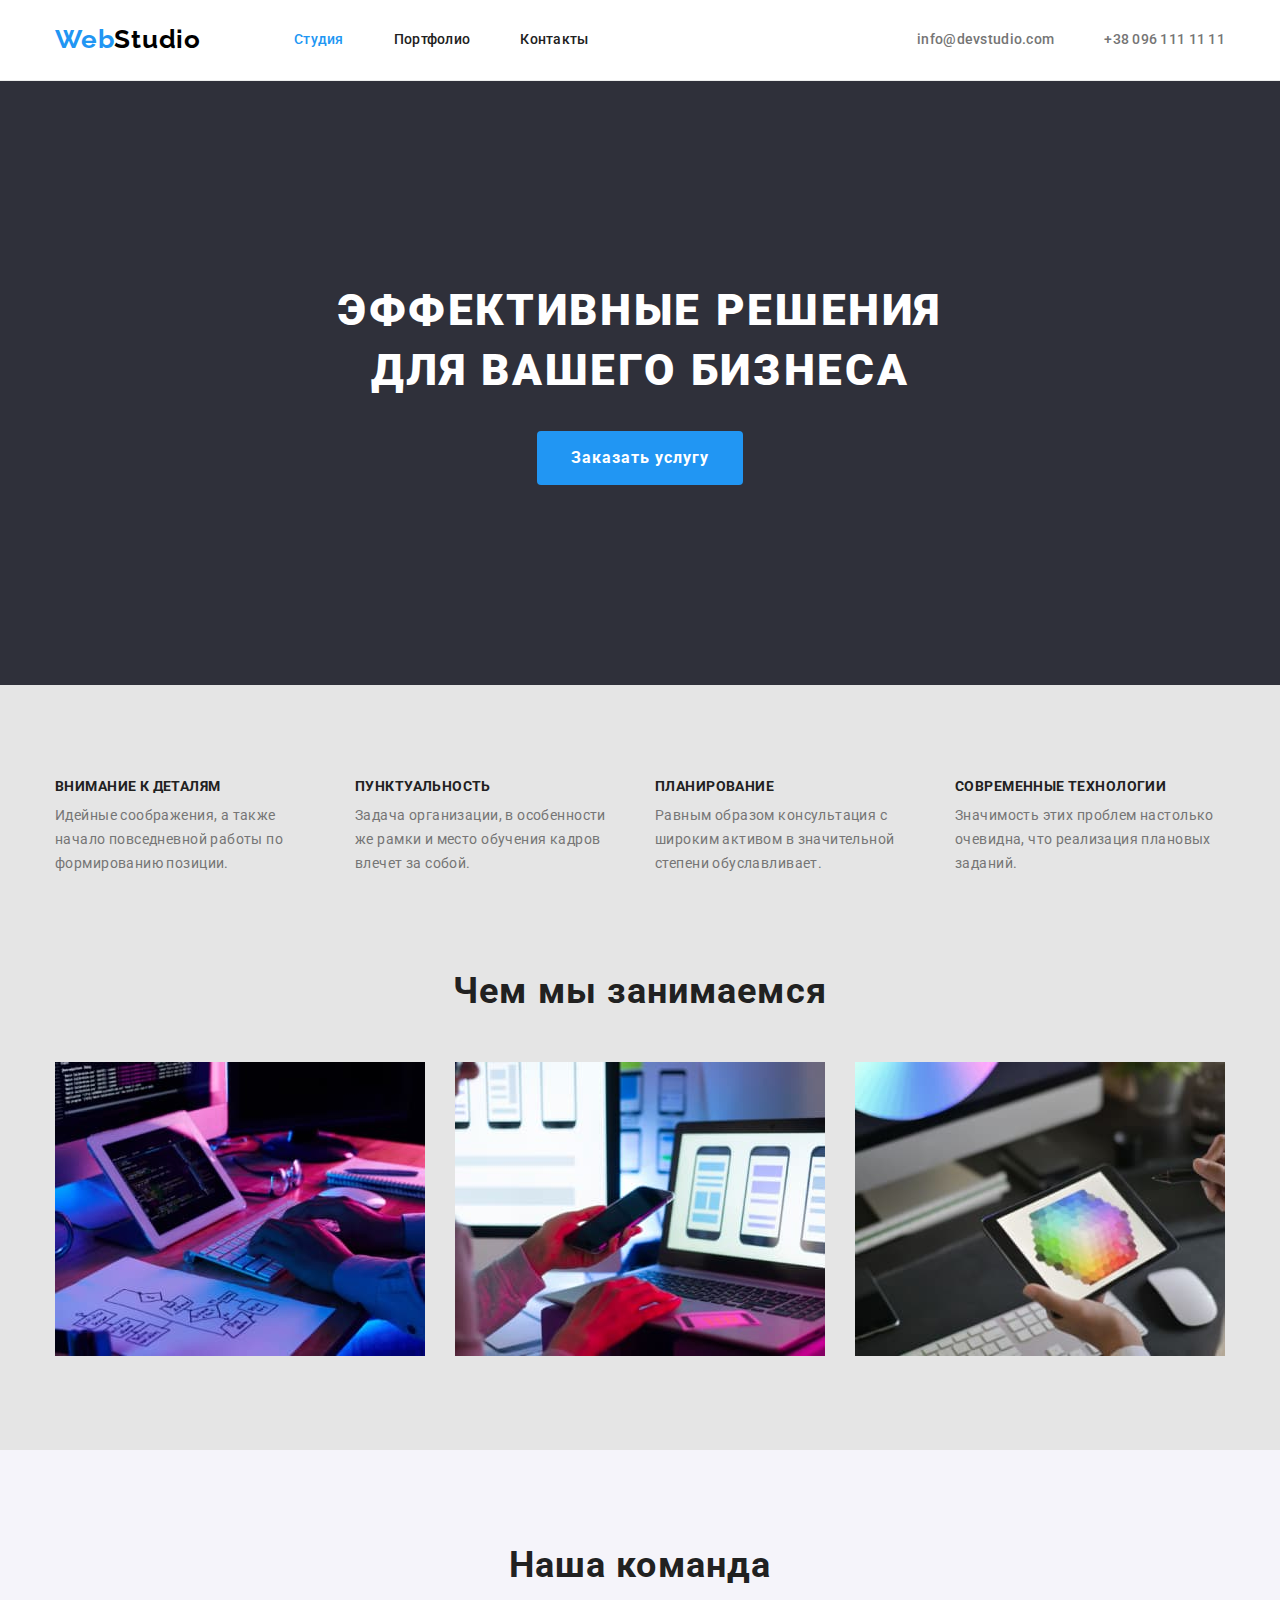
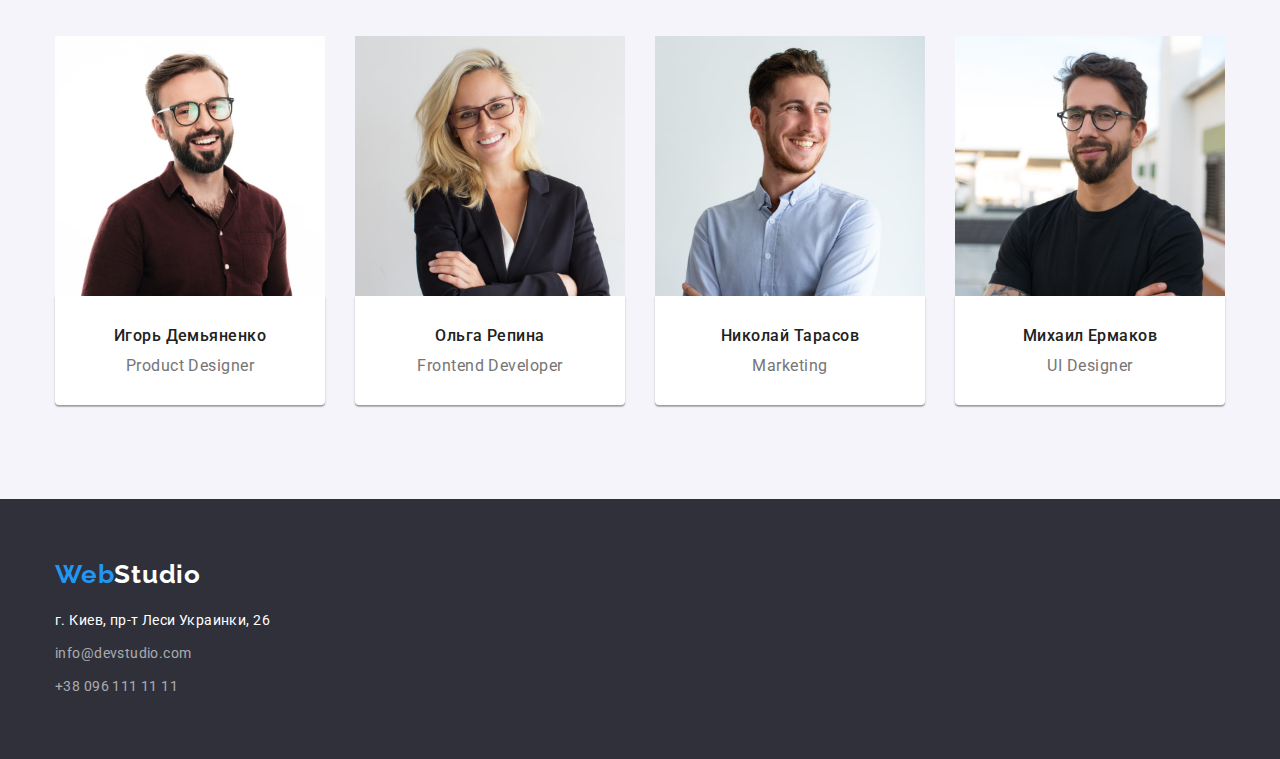
<file: index.html>
<!DOCTYPE html>
<html lang="ru">

<head>
    <meta charset="UTF-8">
    <meta http-equiv="X-UA-Compatible" content="IE=edge">
    <meta name="viewport" content="width=device-width, initial-scale=1.0">
    <title>Студия</title>
    <link
        href="https://fonts.googleapis.com/css2?family=Raleway:wght@700&family=Roboto:wght@400;500;700;900&display=swap"
        rel="stylesheet">
    <link rel="stylesheet"
        href="https://cdnjs.cloudflare.com/ajax/libs/modern-normalize/1.0.0/modern-normalize.min.css" />
    <link rel="stylesheet" href="./css/styles.css">
</head>

<body>
    <header class="header">
        <div class="container main-nav">

            <a href="./index.html" class="logo"><span class="logo-first-part">Web</span><span
                    class="logo-second-part">Studio</span></a>
            <nav>
            <ul class="nav-list">
                <li class="nav-item"><a href="./index.html" class="nav-link current">Студия</a></li>
                <li class="nav-item"><a href="./portfolio.html" class="nav-link">Портфолио</a></li>
                <li class="nav-item"><a href="" class="nav-link">Контакты</a></li>
            </ul>
            </nav>
        <ul class="nav-list contacts">
            <li class="nav-item"><a href="mailto:info@devstudio.com" class="nav-contact">info@devstudio.com</a></li>
            <li class="nav-item"><a href="tel:+380961111111" class="nav-contact">+38 096 111 11 11</a></li>
        </ul>
        </div>
    </header>
    <main>
        <!-- Hero -->
        
            <section class="hero">
                <div class="hero-center">
                    <h1 class="hero-title">Эффективные решения для вашего бизнеса</h1>
                    <button type="button" class="hero-button">Заказать услугу</button>
                </div>
            </section>
        

        <!-- Vantages -->
        <section class="section vantages">
            <div class="container">
                <ul class="vantages-list">
                <li class="vantages-item">
                    <h3 class="vantages-title">Внимание к деталям</h3>
                    <p class="vantages-text">Идейные соображения, а также начало повседневной работы по формированию
                        позиции.</p>
                </li>
            
            
                <li class="vantages-item">
                    <h3 class="vantages-title">Пунктуальность</h3>
                    <p class="vantages-text">Задача организации, в особенности же рамки и место обучения кадров влечет
                        за собой.</p>
                </li>
            
            
                <li class="vantages-item">
                    <h3 class="vantages-title">Планирование</h3>
                    <p class="vantages-text">Равным образом консультация с широким активом в значительной степени
                        обуславливает.</p>
                </li>
            
            
                <li class="vantages-item">
                    <h3 class="vantages-title">Современные технологии</h3>
                    <p class="vantages-text">Значимость этих проблем настолько очевидна, что реализация плановых
                        заданий.</p>
                </li>
            </ul>
        </div>
        </section>

        <!-- Work -->
        <section class="section work">
            <div class="container"> <h2 class="section-title">Чем мы занимаемся</h2>
            <ul class="work-list">
                <li class="work-item"><a href=""><img src="./images/images-studio/pc-work.jpg" alt="Ноутбук" width="370"></a></li>
                <li class="work-item"><a href=""><img src="./images/images-studio/pc-tel.jpg" alt="Телефон и ноутбук" width="370"></a></li>
                <li class="work-item"><a href=""><img src="./images/images-studio/tablet.jpg" alt="Планшет" width="370"></a></li>
            </ul>
        </div>
        </section>
        <!-- Staff -->
        <section class="section staff">
            <div class="container">
            <h2 class="section-title">Наша команда</h2>
            <ul class="staff-list">
                <li class="staff-item">
                    <a href="">
                        <img src="./images/images-studio/igor.jpg" alt="Игорь Демьяненко" width="270">
                        <div class="staff-card"><h3 class="staff-title">Игорь Демьяненко</h3>
                        <p class="staff-text">Product Designer</p></div> 
                    </a>
                </li>
                <li class="staff-item">
                    <a href="">
                        <img src="./images/images-studio/olga.jpg" alt="Ольга Репина" width="270">
                        <div class="staff-card"><h3 class="staff-title">Ольга Репина</h3>
                        <p class="staff-text">Frontend Developer</p></div>
                    </a>
                </li>
                <li class="staff-item">
                    <a href="">
                        <img src="./images/images-studio/nikolai.jpg" alt="Николай Тарасов" width="270">
                        <div class="staff-card"><h3 class="staff-title">Николай Тарасов</h3>
                        <p class="staff-text">Marketing</p></div>
                    </a>
                </li>
                <li class="staff-item">
                    <a href="">
                        <img src="./images/images-studio/michail.jpg" alt="Михаил Ермаков" width="270">
                        <div class="staff-card"><h3 class="staff-title">Михаил Ермаков</h3>
                        <p class="staff-text">UI Designer</p></div>
                    </a>
                </li>
            </ul>
        </div>
        </section>
    </main>
    <footer class="footer">
        <div class="container">
            <a href="./index.html" class="logo"><span class="logo-first-part">Web</span><span
                class="logo-second-part">Studio</span></a>
        <address class="address">
            <ul>
                <li class="address-item"><a href="https://goo.gl/maps/8iDmMAJ8y4oJ4TSS6" class="address-map">г. Киев, пр-т Леси Украинки, 26</a></li>
                <li class="address-item"><a href="mailto:info@devstudio.com" class="address-contact">info@devstudio.com</a></li>
                <li class="address-item"><a href="tel:+380961111111" class="address-contact">+38 096 111 11 11</a></li>
            </ul>
        
        </address>
    </div>
    </footer>
</body>

</html>
</file>
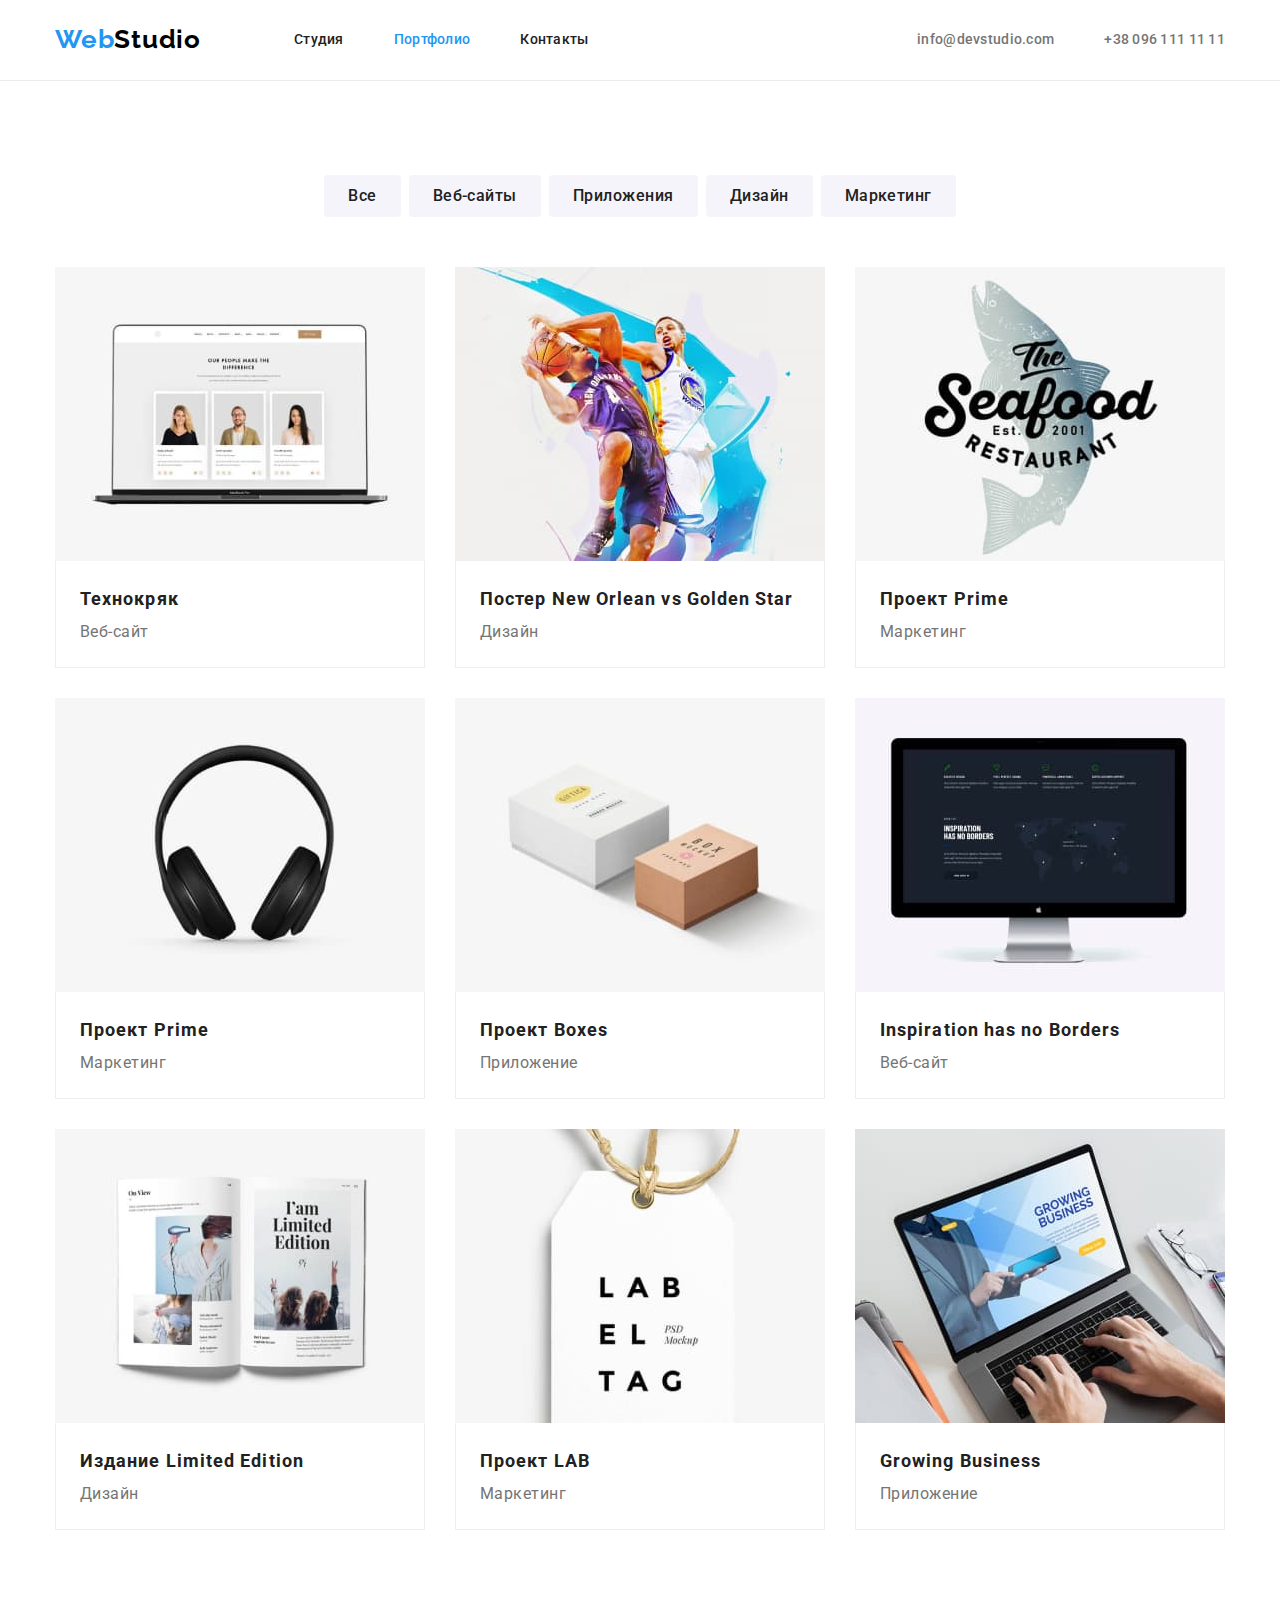
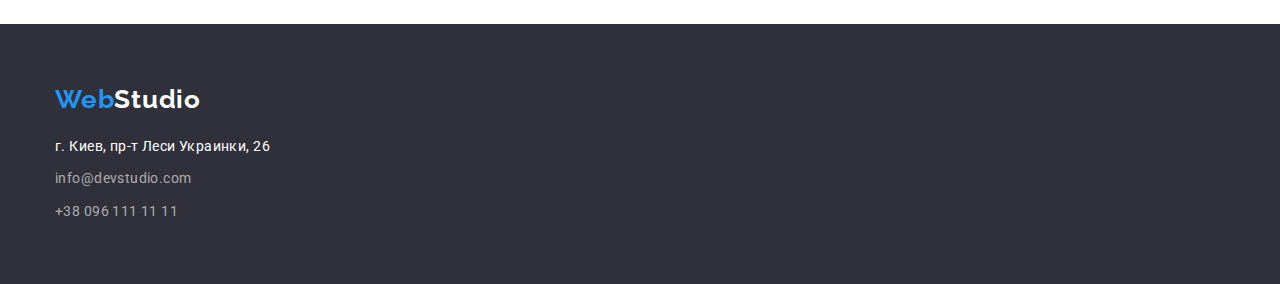
<file: portfolio.html>
<!DOCTYPE html>
<html lang="ru">

<head>
    <meta charset="UTF-8">
    <meta http-equiv="X-UA-Compatible" content="IE=edge">
    <meta name="viewport" content="width=device-width, initial-scale=1.0">
    <title>Портфолио</title>
    <link
        href="https://fonts.googleapis.com/css2?family=Raleway:wght@700&family=Roboto:wght@400;500;700;900&display=swap"
        rel="stylesheet">
    <link rel="stylesheet"
        href="https://cdnjs.cloudflare.com/ajax/libs/modern-normalize/1.0.0/modern-normalize.min.css" />
    <link rel="stylesheet" href="./css/styles.css">
</head>

<body>
    <header class="header">
        <div class="container main-nav">
    
            <a href="./index.html" class="logo"><span class="logo-first-part">Web</span><span
                    class="logo-second-part">Studio</span></a>
            <nav>
                <ul class="nav-list">
                    <li class="nav-item"><a href="./index.html" class="nav-link ">Студия</a></li>
                    <li class="nav-item"><a href="./portfolio.html" class="nav-link current">Портфолио</a></li>
                    <li class="nav-item"><a href="" class="nav-link">Контакты</a></li>
                </ul>
            </nav>
            <ul class="nav-list contacts">
                <li class="nav-item"><a href="mailto:info@devstudio.com" class="nav-contact">info@devstudio.com</a></li>
                <li class="nav-item"><a href="tel:+380961111111" class="nav-contact">+38 096 111 11 11</a></li>
            </ul>
        </div>
    </header>
    <main>
        <section class="section">
            <div class="container">
            
             <ul class="filter">
                <li class="filter-item"><button class="filter-button">Все</button></li>
                <li class="filter-item"><button class="filter-button">Веб-сайты</button></li>
                <li class="filter-item"><button class="filter-button">Приложения</button></li>
                <li class="filter-item"><button class="filter-button">Дизайн</button></li>
                <li class="filter-item"><button class="filter-button">Маркетинг</button></li>
            </ul>
            
            <ul class="gallery">
                <li class="gallery-item">
                    <a href="" >
                        <img src="./images/pc.jpg" alt="Ноутбук" width="370">
                        <div class="card">
                            <h2 class="work-title">Технокряк</h2>
                        <p class="work-text">Веб-сайт</p>
                        </div>
                        
                    </a>
                </li>
                <li class="gallery-item">
                    <a href="">
                        <img src="./images/basketball.jpg" alt="Баскетбол" width="370">
                        <div class="card"><h2 class="work-title">Постер New Orlean vs Golden Star</h2>
                        <p class="work-text">Дизайн</p></div>
                    </a>
                </li>
                <li class="gallery-item">
                    <a href="">
                        <img src="./images/seafood.jpg" alt="Рыба" width="370">
                        <div class="card">
                            <h2 class="work-title">Проект Prime</h2>
                            <p class="work-text">Маркетинг</p>
                        </div>
                    </a>
                </li>
                <li class="gallery-item">
                    <a href="">
                        <img src="./images/headphones.jpg" alt="Наушники" width="370">
                        <div class="card"><h2 class="work-title">Проект Prime</h2>
                        <p class="work-text">Маркетинг</p></div>
                    </a>
                </li>
                <li class="gallery-item">
                    <a href="">
                        <img src="./images/boxes.jpg" alt="Коробки" width="370">
                        <div class="card"><h2 class="work-title">Проект Boxes</h2>
                        <p class="work-text">Приложение</p></div>
                    </a>
                </li>
                <li class="gallery-item">
                    <a href="">
                        <img src="./images/monitor.jpg" alt="Монитор" width="370">
                        <div class="card"><h2 class="work-title">Inspiration has no Borders</h2>
                        <p class="work-text">Веб-сайт</p></div>
                    </a>
                </li>
                <li class="gallery-item">
                    <a href="">
                        <img src="./images/magazine.jpg" alt="Журнал" width="370">
                        <div class="card"><h2 class="work-title">Издание Limited Edition</h2>
                        <p class="work-text">Дизайн</p></div>
                    </a>
                </li>
                <li class="gallery-item">
                    <a href="">
                        <img src="./images/label.jpg" alt="Лейбл" width="370">
                        <div class="card"><h2 class="work-title">Проект LAB</h2>
                        <p class="work-text">Маркетинг</p></div>
                    </a>
                </li>
                <li class="gallery-item">
                    <a href="">
                        <img src="./images/work.jpg" alt="Клавиатура" width="370">
                        <div class="card"><h2 class="work-title">Growing Business</h2>
                        <p class="work-text">Приложение</p></div>
                    </a>
                </li>
            </ul>
            </div>
        </section>
    </main>
    <footer class="footer">
        <div class="container">
            <a href="./index.html" class="logo"><span class="logo-first-part">Web</span><span
                    class="logo-second-part">Studio</span></a>
            <address class="address">
                <ul>
                    <li class="address-item"><a href="https://goo.gl/maps/8iDmMAJ8y4oJ4TSS6" class="address-map">г. Киев,
                            пр-т Леси Украинки, 26</a></li>
                    <li class="address-item"><a href="mailto:info@devstudio.com"
                            class="address-contact">info@devstudio.com</a></li>
                    <li class="address-item"><a href="tel:+380961111111" class="address-contact">+38 096 111 11 11</a></li>
                </ul>
    
            </address>
        </div>
    </footer>
</body>

</html>
</file>
<file: css/styles.css>
/* 

main-title-color #212121
main-text-color #757575
accent-color #2196F3 
trasparent-white-color rgba(255, 255, 255, 0.6)
main-white-color #FFFFFF
primary-bg-color #E5E5E5
secondary-bg-color #F5F4FA 
tertiary-bg-color #2F303A
secondary-logo-color #000000
*/

:root {
  --main-title-color: #212121;
  --main-text-color: #757575;
  --accent-color: #2196f3;
  --trasparent-white-color: rgba(255, 255, 255, 0.6);
  --main-white-color: #ffffff;
  --primary-bg-color: #e5e5e5;
  --secondary-bg-color: #f5f4fa;
  --secondary-logo-color: #000000;
  --tertiary-bg-color: #2f303a;
}

body {
  color: var(--main-text-color);
  font-family: Roboto, sans-serif;
}
h2,
h3 {
  color: var(--main-title-color);
}
ul {
  list-style: none;
}
h1,
h2,
h3,
h4,
h5,
h6,
ul,
p {
  margin: 0;
  padding: 0;
}
a {
  text-decoration: none;
}
img {
  display: block;
}
/* Header */
.logo {
  margin-right: 93px;
  font-family: Raleway, sans-serif;

  font-weight: 700;
  font-size: 26px;
  line-height: 1.19;
  letter-spacing: 0.03em;
}
.logo-first-part {
  color: var(--accent-color);
}
.logo-second-part {
  color: var(--secondary-logo-color);
}
.nav-link {
  color: var(--main-title-color);

  font-weight: 500;
  font-size: 14px;
  line-height: 1.14;
  letter-spacing: 0.02em;
}
.nav-link:hover,
.nav-link:focus,
.current {
  color: var(--accent-color);
}
.nav-item + .nav-item {
  margin-left: 50px;
}

.nav-contact {
  color: var(--main-text-color);

  font-weight: 500;
  font-size: 14px;
  line-height: 1.14;
  letter-spacing: 0.02em;
}
.nav-contact:hover,
.nav-contactç:focus {
  color: var(--accent-color);
}
.nav-list {
  display: flex;
}
.nav-list.contacts {
  margin-left: auto;
}

.container {
  width: 1200px;
  padding-left: 15px;
  padding-right: 15px;
  margin-left: auto;
  margin-right: auto;
  /* outline: 2px solid tomato; */
}
.main-nav {
  display: flex;
  align-items: center;
  background-color: var(--main-white-color);
}
.header {
  padding-top: 24px;
  padding-bottom: 25px;
  border-bottom: 1px solid #ececec;
}

/* Main */
.hero {
  background-color: var(--tertiary-bg-color);
  padding-top: 200px;
  padding-bottom: 200px;
  text-align: center;
}
.hero-center {
  display: inline-block;
  width: 696px;
}
.hero-title {
  margin-bottom: 30px;
  font-weight: 900;
  font-size: 44px;
  line-height: 1.36;
  letter-spacing: 0.06em;
  text-transform: uppercase;
  color: var(--main-white-color);
}
.hero-button {
  display: inline-block;
  padding: 10px 32px;
  border-radius: 4px;
  border-color: transparent;
  min-width: 200px;
  margin-left: auto;
  margin-right: auto;
  color: var(--main-white-color);
  background-color: var(--accent-color);
  font-weight: 700;
  font-size: 16px;
  line-height: 1.87;
  letter-spacing: 0.06em;
  cursor: pointer;
}
.section {
  padding-top: 94px;
  padding-bottom: 94px;
  /* outline: 2px solid green; */
}
.section.work {
  padding-top: 0;
}
.section.vantages,
.section.work {
  background-color: var(--primary-bg-color);
}
.section.staff {
  background-color: var(--secondary-bg-color);
}
.vantages-list,
.work-list,
.staff-list {
  display: flex;
}
.vantages-item + .vantages-item,
.work-item + .work-item,
.staff-item + .staff-item {
  margin-left: 30px;
}
.vantages-item {
  width: 270px;
}
.vantages-title {
  margin-bottom: 10px;
  font-weight: 700;
  font-size: 14px;
  line-height: 1.14;
  letter-spacing: 0.03em;
  text-transform: uppercase;
}
.vantages-text {
  font-size: 14px;
  line-height: 1.71;
  letter-spacing: 0.03em;
}
.section-title {
  text-align: center;
  margin-bottom: 50px;
  font-weight: 700;
  font-size: 36px;
  line-height: 1.17;
  letter-spacing: 0.03em;
}
.staff-title {
  margin-bottom: 10px;
  font-weight: 500;
  font-size: 16px;
  line-height: 1.19;
  letter-spacing: 0.03em;
  text-align: center;
}
.staff-text {
  color: var(--main-text-color);
  font-size: 16px;
  line-height: 1.19;
  letter-spacing: 0.03em;
  text-align: center;
}
.staff-card {
  padding-top: 30px;
  padding-bottom: 30px;
  background-color: var(--main-white-color);
  border-bottom-left-radius: 4px;
  border-bottom-right-radius: 4px;
  box-shadow: 0px 1px 3px 0px rgba(0, 0, 0, 0.12),
    0px 1px 1px 0px rgba(0, 0, 0, 0.14), 0px 2px 1px 0px rgba(0, 0, 0, 0.2);
}
/* Footer */
.footer {
  padding-top: 60px;
  padding-bottom: 60px;
  background-color: var(--tertiary-bg-color);
}
.footer .logo-second-part {
  color: var(--main-white-color);
}

.address {
  margin-top: 20px;
  font-style: normal;
  font-weight: 400;
  font-size: 14px;
  line-height: 1.71;
  letter-spacing: 0.03em;
}
.address-map {
  color: var(--main-white-color);
}
.address-contact {
  color: var(--trasparent-white-color);
}
.address-contact:hover,
address-contact:focus {
  color: var(--accent-color);
}

.address-item + .address-item {
  margin-top: 9px;
}
/* Portfolio page */

.filter {
  display: flex;
  justify-content: center;
  margin-bottom: 50px;
}

.filter-button {
  padding: 6px 22px;
  border-radius: 4px;

  border-color: transparent;
  color: var(--main-title-color);
  background-color: var(--secondary-bg-color);
  font-family: Roboto, sans-serif;
  font-weight: 500;
  font-size: 16px;
  line-height: 1.62;
  letter-spacing: 0.03em;
  cursor: pointer;
}

.filter-item + .filter-item {
  margin-left: 8px;
}
.filter-button:hover,
.filter-button:focus {
  color: var(--main-white-color);
  background-color: var(--accent-color);
}
.work-title {
  font-weight: 700;
  font-size: 18px;
  line-height: 2;
  letter-spacing: 0.06em;
}
.work-text {
  color: var(--main-text-color);
  font-size: 16px;
  line-height: 1.87;
  letter-spacing: 0.03em;
}
.gallery {
  display: flex;
  flex-wrap: wrap;
}

.gallery-item:not(:nth-child(3n + 3)) {
  margin-right: 30px;
}
.gallery-item:not(:nth-last-child(-n + 3)) {
  margin-bottom: 30px;
}
.card {
  border-left: 1px solid #eeeeee;
  border-right: 1px solid #eeeeee;
  border-bottom: 1px solid #eeeeee;
  padding: 20px 24px;
}
</file>
